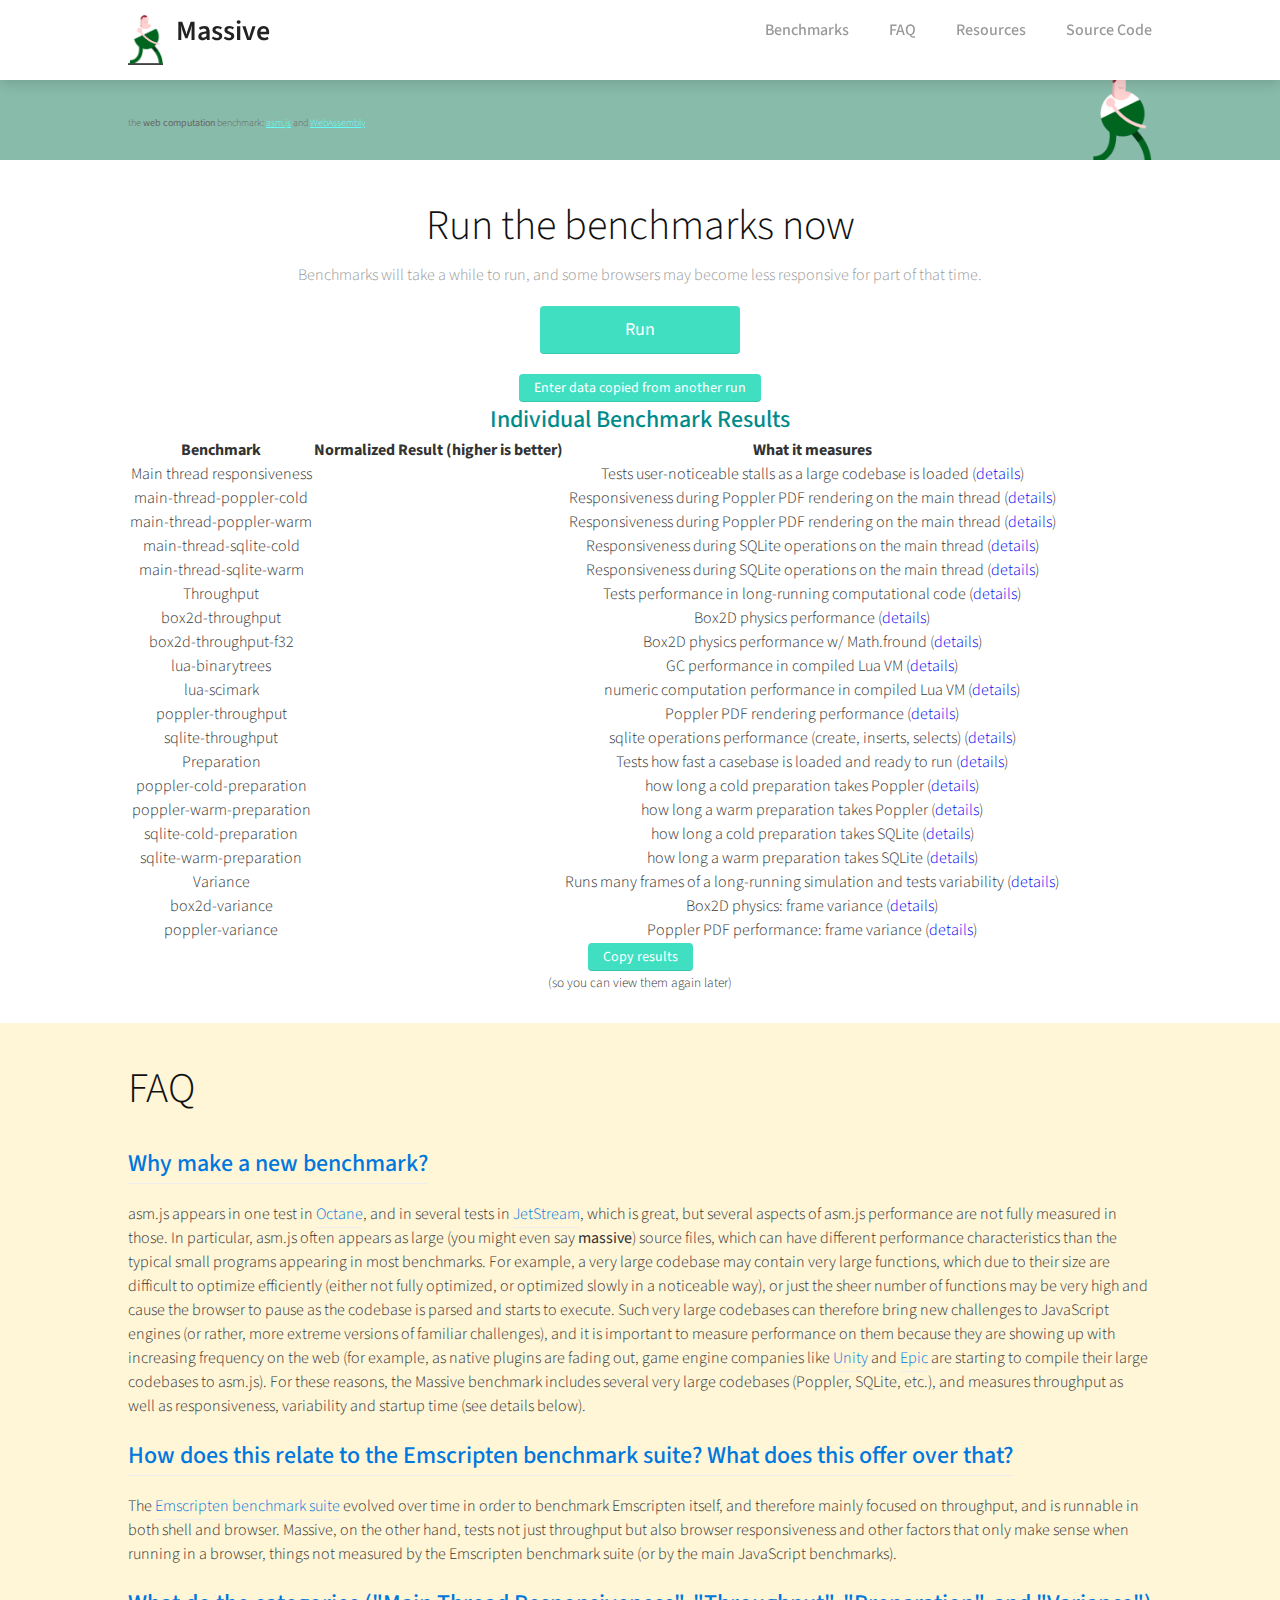
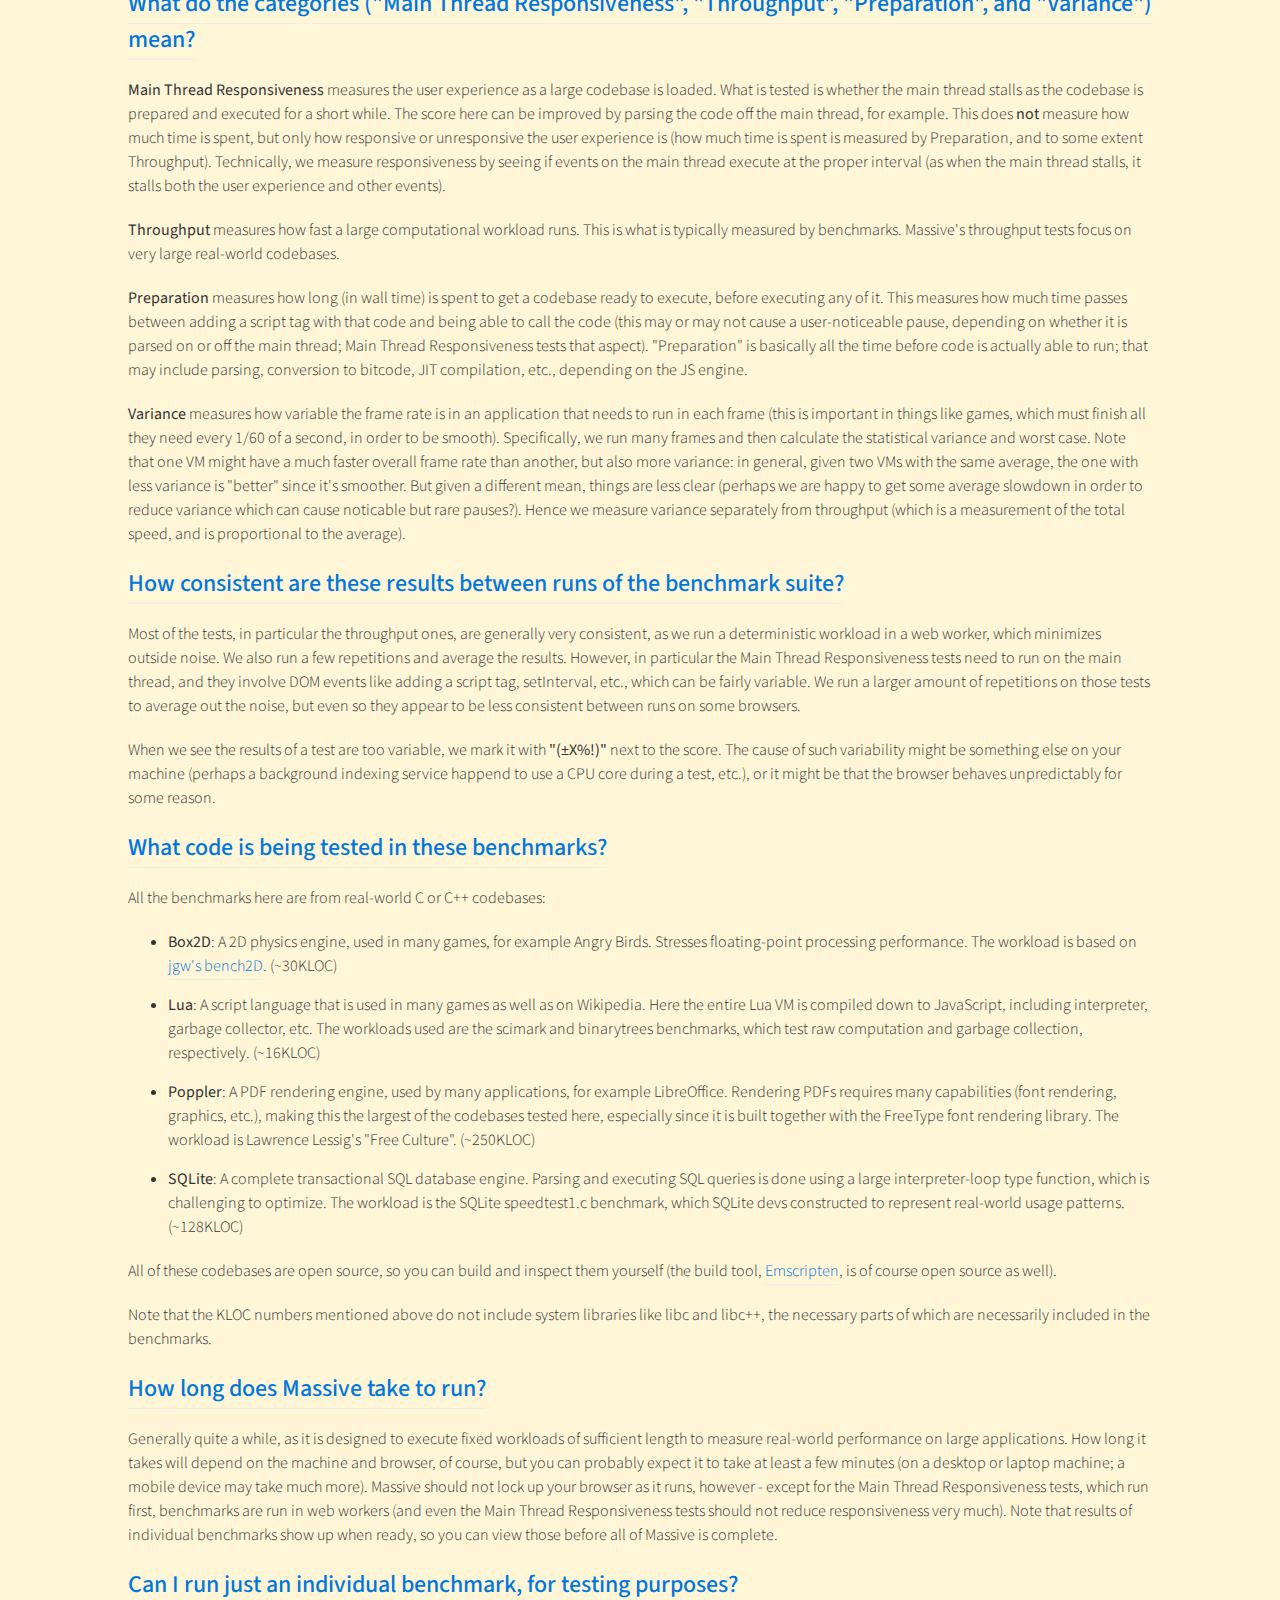
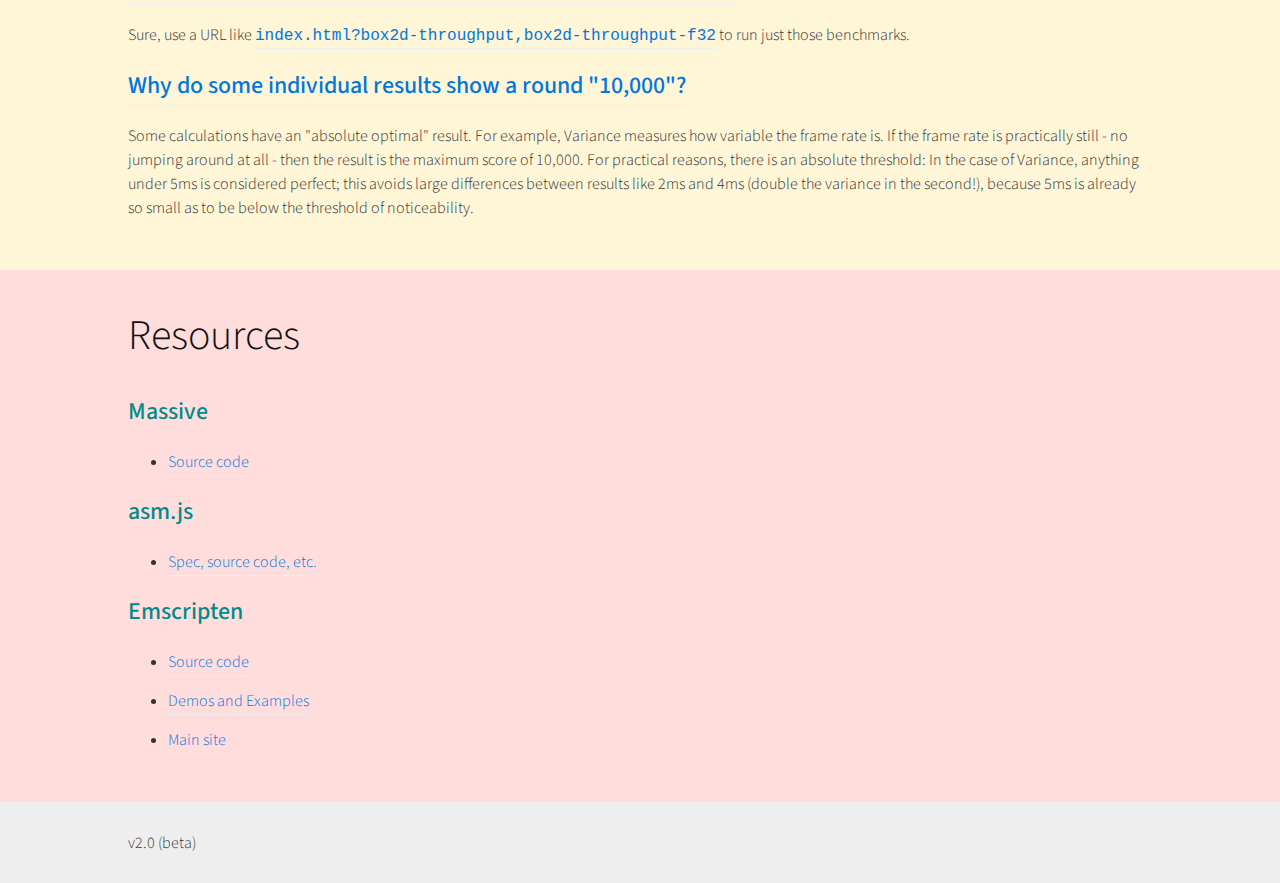
<file: index.html>
<!DOCTYPE html>
<html lang="en">
  <head>
    <meta charset="utf-8">
    <title>MASSIVE - the web computation benchmark</title>
    <meta aria-hidden="true" class="section-anchor" name="viewport" content="width=device-width, initial-scale=1.0">
    <meta aria-hidden="true" class="section-anchor" name="description" content="">
    <meta aria-hidden="true" class="section-anchor" name="author" content="">
    <!-- Le styles -->
    <link href="https://fonts.googleapis.com/css?family=Source+Sans+Pro:300,400,700" rel="stylesheet" type="text/css">
    <link href="css/main.css" rel="stylesheet">
  </head>
  <body>
    <header class="header">
      <div class="wrap flex">
        <a href="" class="logo flex flex-1">
          <big class="massive flex vcentre">Massive</big>
        </a>
        <nav class="flex">
          <a href="#benchmarks" class="flex vcentre">Benchmarks</a>
          <a href="#faq" class="flex vcentre">FAQ</a>
          <a href="#resources" class="flex vcentre">Resources</a>
          <a href="https://github.com/kripken/Massive" class="flex vcentre">Source Code</a>
        </nav>
      </div>
    </header>
    <masthead id="intro" class="masthead-intro">
      <div class="wrap wrap-juicy wrap-dark">
        <big class="slogan">the <b>web computation</b> benchmark: <a href="http://asmjs.org">asm.js</a> and <a href="https://webassembly.github.io/">WebAssembly</a></big>
      </div>
    </masthead>
    <section id="benchmarks" class="benchmarks">
      <div class="wrap wrap-juicy wrap-light wrap-centre">
        <h2>Run the benchmarks now</h2>
        <p>Benchmarks will take a while to run, and some browsers may become less responsive for part of that time.</p>
        <p><a class="btn btn-cta btn-run" id="btn-run">Run</a></p>
        <p><button type="button" class="btn btn-paste" id="btn-paste">Enter data copied from another run</button></p>

        <div id="above-results-area"></div>
        <div class="hidden results-area" id="results-area">
          <div class="toggly visible presentation-area" id="presentation-area"></div>
          <h3>Individual Benchmark Results</h3>
          <table class="table-bordered table-striped">
            <thead>
              <tr>
                <th>Benchmark</th>
                <th>Normalized Result (higher is better)</th>
                <th>What it measures</th>
              </tr>
            </thead>
            <tbody id="table-body">
            </tbody>
          </table>
          <div class="hidden" id="copy-results">
            <button type="button" class="btn btn-copy" id="btn-copy">Copy results</button><br>
            <small>(so you can view them again later)</small>
          </div>
        </div>
      </div>
    </section>
    <section id="faq" class="faq">
      <div class="wrap wrap-juicy prose">
        <h2>FAQ</h2>
        <h3 class="section-heading"><a aria-hidden="true" class="section-anchor" name="faq-why_make_a_new_benchmark" href="#faq-why_make_a_new_benchmark">Why make a new benchmark?</a></h3>
        <div class="answer">
          <p>asm.js appears in one test in <a href="https://developers.google.com/octane/">Octane</a>, and in several
           tests in <a href="http://browserbench.org/JetStream/">JetStream</a>, which is great, but several aspects of asm.js performance are
           not fully measured in those. In particular, asm.js
           often appears as large (you might even say <b>massive</b>) source files, which can have different performance characteristics than the typical
           small programs appearing in most benchmarks. For example, a very large codebase may contain very large functions,
           which due to their size are difficult to optimize efficiently (either not fully optimized, or optimized slowly in a noticeable way),
           or just the sheer number of functions may be very high and cause the browser to pause as the codebase is parsed and starts to execute.
           Such very large codebases can therefore bring new challenges to JavaScript engines (or rather, more extreme versions of familiar challenges),
           and it is important to measure performance on them because they are showing up with increasing frequency on the web (for example,
           as native plugins are fading out, game engine companies like <a href="http://unity3d.com/">Unity</a> and
           <a href="http://unrealengine.com/">Epic</a> are starting to compile their large codebases to asm.js).
           For these reasons, the Massive benchmark includes several very large codebases (Poppler, SQLite, etc.), and measures throughput as well as
           responsiveness, variability and startup time (see details below).</p>
        </div>
        <h3 class="section-heading"><a aria-hidden="true" class="section-anchor" name="faq-how_does_this_relate_to_Emscripten" href="#faq-how_does_this_relate_to_Emscripten">How does this relate to the Emscripten benchmark suite? What does this offer over that?</a></h3>
        <div class="answer">
          <p>The <a href="http://kripken.github.io/embenchen/">Emscripten benchmark suite</a> evolved over time in order
           to benchmark Emscripten itself, and therefore mainly focused on throughput, and is runnable in both shell and
           browser. Massive, on the other hand, tests not just
           throughput but also browser responsiveness and other factors that only make sense when running in a browser, things
           not measured by the Emscripten benchmark suite (or by the main JavaScript benchmarks).</p>
        </div>
        <a aria-hidden="true" name="faq-explanations"></a>
        <h3 class="section-heading"><a aria-hidden="true" class="section-anchor" name="faq-what_do_the_categories_mean" href="#faq-what_do_the_categories_mean">What do the categories ("Main Thread Responsiveness", "Throughput", "Preparation", and "Variance") mean?</a></h3>
        <div class="answer">
          <p><b>Main Thread Responsiveness</b> measures the user experience as a large codebase is loaded. What is tested is whether
           the main thread stalls as the codebase is prepared and executed for a short while. The score here can be improved
           by parsing the code off the main thread, for example. This does <b>not</b> measure how much time is spent,
           but only how responsive or unresponsive the user experience is (how much time is spent is measured by
           Preparation, and to some extent Throughput). Technically, we measure responsiveness by seeing if events on
           the main thread execute at the proper interval (as when the main thread stalls, it stalls both the user
           experience and other events).</p>
          <p><b>Throughput</b> measures how fast a large computational workload runs. This is what is typically measured by
           benchmarks. Massive's throughput tests focus on very large real-world codebases.</p>
          <p><b>Preparation</b> measures how long (in wall time) is spent to get a codebase ready to execute, before
           executing any of it. This measures how much
           time passes between adding a script tag with that code and being able to call the code (this may or may not
           cause a user-noticeable pause, depending on whether it is parsed on or off the main thread; Main Thread Responsiveness
           tests that aspect). "Preparation" is basically all the time before code is actually able to run; that may include
           parsing, conversion to bitcode, JIT compilation, etc., depending on the JS engine.</p>
          <p><b>Variance</b> measures how variable the frame rate is in an application that needs to run in each frame
           (this is important in things like games, which must finish all they need every 1/60 of a second, in order to be
           smooth). Specifically, we run many frames and then calculate the statistical variance and worst case. Note that
           one VM might have a much faster overall frame rate than another, but also more variance: in general, given two
           VMs with the same average, the one with less variance is "better" since it's smoother. But given a different mean,
           things are less clear (perhaps we are happy to get some average slowdown in order to reduce variance which can
           cause noticable but rare pauses?). Hence we measure variance separately from throughput (which is a measurement of the total
           speed, and is proportional to the average).</p>
        </div>
        <h3 class="section-heading"><a aria-hidden="true" class="section-anchor" name="faq-how_consistent_are_these_results" href="#faq-how_consistent_are_these_results">How consistent are these results between runs of the benchmark suite?</a></h3>
        <div class="answer">
          <p>Most of the tests, in particular the throughput ones, are generally very consistent, as we run a deterministic workload
           in a web worker, which minimizes outside noise. We also run a few repetitions and average the results. However, in particular
           the Main Thread Responsiveness tests need to run on the main thread, and they involve DOM events like adding a script tag,
           setInterval, etc., which can be fairly variable. We run a larger amount of repetitions on those tests to average out the
           noise, but even so they appear to be less consistent between runs on some browsers.</p>
          <a aria-hidden="true" name="faq-toovariable"></a>
          <p>When we see the results of a test are too variable, we mark it with <b>"(±X%!)"</b> next to the score. The cause of such variability
            might be something else on your machine (perhaps a background indexing service happend to use a CPU core during a test, etc.),
            or it might be that the browser behaves unpredictably for some reason.</p>
        </div>
        <h3 class="section-heading"><a aria-hidden="true" class="section-anchor" name="faq-what_code_is_being_tested" href="#faq-what_code_is_being_tested">What code is being tested in these benchmarks?</a></h3>
        <div class="answer">
          <p>All the benchmarks here are from real-world C or C++ codebases:</p>
          <ul>
            <li><b>Box2D</b>: A 2D physics engine, used in many games, for example Angry Birds. Stresses
                              floating-point processing performance. The workload is based on
                              <a href="https://github.com/joelgwebber/bench2d/">jgw's bench2D</a>. (~30KLOC)</li>
            <li><b>Lua</b>: A script language that is used in many games as well as on Wikipedia. Here the
                            entire Lua VM is compiled down to JavaScript, including interpreter, garbage
                            collector, etc. The workloads used are the scimark and binarytrees benchmarks,
                            which test raw computation and garbage collection, respectively. (~16KLOC)</li>
            <li><b>Poppler</b>: A PDF rendering engine, used by many applications, for example LibreOffice.
                                Rendering PDFs requires many capabilities (font rendering, graphics, etc.),
                                making this the largest of the codebases tested here, especially since it is
                                built together with the FreeType font rendering library. The workload is
                                Lawrence Lessig's "Free Culture". (~250KLOC)</li>
            <li><b>SQLite</b>: A complete transactional SQL database engine. Parsing and executing SQL
                               queries is done using a large interpreter-loop type function, which is
                               challenging to optimize. The workload is the SQLite speedtest1.c benchmark,
                               which SQLite devs constructed to represent real-world usage patterns. (~128KLOC)</li>
          </ul>
          <p>All of these codebases are open source, so you can build and inspect them yourself (the build
          tool, <a href="http://emscripten.org">Emscripten</a>, is of course open source as well).</p>
          <p>Note that the KLOC numbers mentioned above do not include system libraries like libc and libc++,
             the necessary parts of which are necessarily included in the benchmarks.</p>
        </div>
        <h3 class="section-heading"><a aria-hidden="true" class="section-anchor" name="faq-how_long_does_Massive_take_to_run" href="#faq-how_long_does_Massive_take_to_run">How long does Massive take to run?</a></h3>
        <div class="answer">
          <p>Generally quite a while, as it is designed to execute fixed workloads of sufficient length to
           measure real-world performance on large applications. How long it takes will depend on the machine and
           browser, of course, but you can probably expect it to take at least a few minutes (on a desktop or laptop
           machine; a mobile device may take much more). Massive should not lock up your
           browser as it runs, however - except for the Main Thread Responsiveness tests, which run first, benchmarks
           are run in web workers (and even the Main Thread Responsiveness tests should not reduce responsiveness
           very much). Note that results of individual benchmarks show up when ready, so you can view those
           before all of Massive is complete.</p>
        </div>

        <h3 class="section-heading"><a aria-hidden="true" class="section-anchor" name="faq-can_I_run_just_an_individual_benchmark" href="#faq-can_I_run_just_an_individual_benchmark">Can I run just an individual benchmark, for testing purposes?</a></h3>
        <div class="answer">
          <p>Sure, use a URL like <a href="index.html?box2d-throughput,box2d-throughput-f32"><code>index.html?box2d-throughput,box2d-throughput-f32</code></a> to run just those benchmarks.</p>
        </div>

        <h3 class="section-heading"><a aria-hidden="true" class="section-anchor" name="faq-10000" href="#faq-10000">Why do some individual results show a round "10,000"?</a></h3>
        <div class="answer">
          <p>Some calculations have an "absolute optimal" result. For example, Variance measures how variable the frame rate is. If the frame rate is practically still - no jumping around at all - then the result is the maximum score of 10,000. For practical reasons, there is an absolute threshold: In the case of Variance, anything under 5ms is considered perfect; this avoids large differences between results like 2ms and 4ms (double the variance in the second!), because 5ms is already so small as to be below the threshold of noticeability.</p>
        </div>
      </div>
    </section>
    <section id="resources" class="resources">
      <div class="wrap wrap-juicy prose">
        <h2>Resources</h2>
        <h3>Massive</a></h3>
        <ul>
          <li><a href="https://github.com/kripken/Massive">Source code</a></li>
        </ul>

        <h3>asm.js</a></h3>
        <ul>
          <li><a href="http://asmjs.org/">Spec, source code, etc.</a></li>
        </ul>

        <h3>Emscripten</a></h3>
        <ul>
          <li><a href="https://github.com/kripken/emscripten">Source code</a></li>
          <li><a href="https://github.com/kripken/emscripten/wiki/Porting-Examples-and-Demos">Demos and Examples</a></li>
          <li><a href="http://emscripten.org">Main site</a></li>
        </ul>
      </div>
    </section>
    <footer id="footer" class="footer">
      <div class="wrap wrap-juicy">
        <p>v2.0 (beta)</p>
      </div>
    </footer>
    <script src="driver.js"></script>
  </body>
</html>
</file>
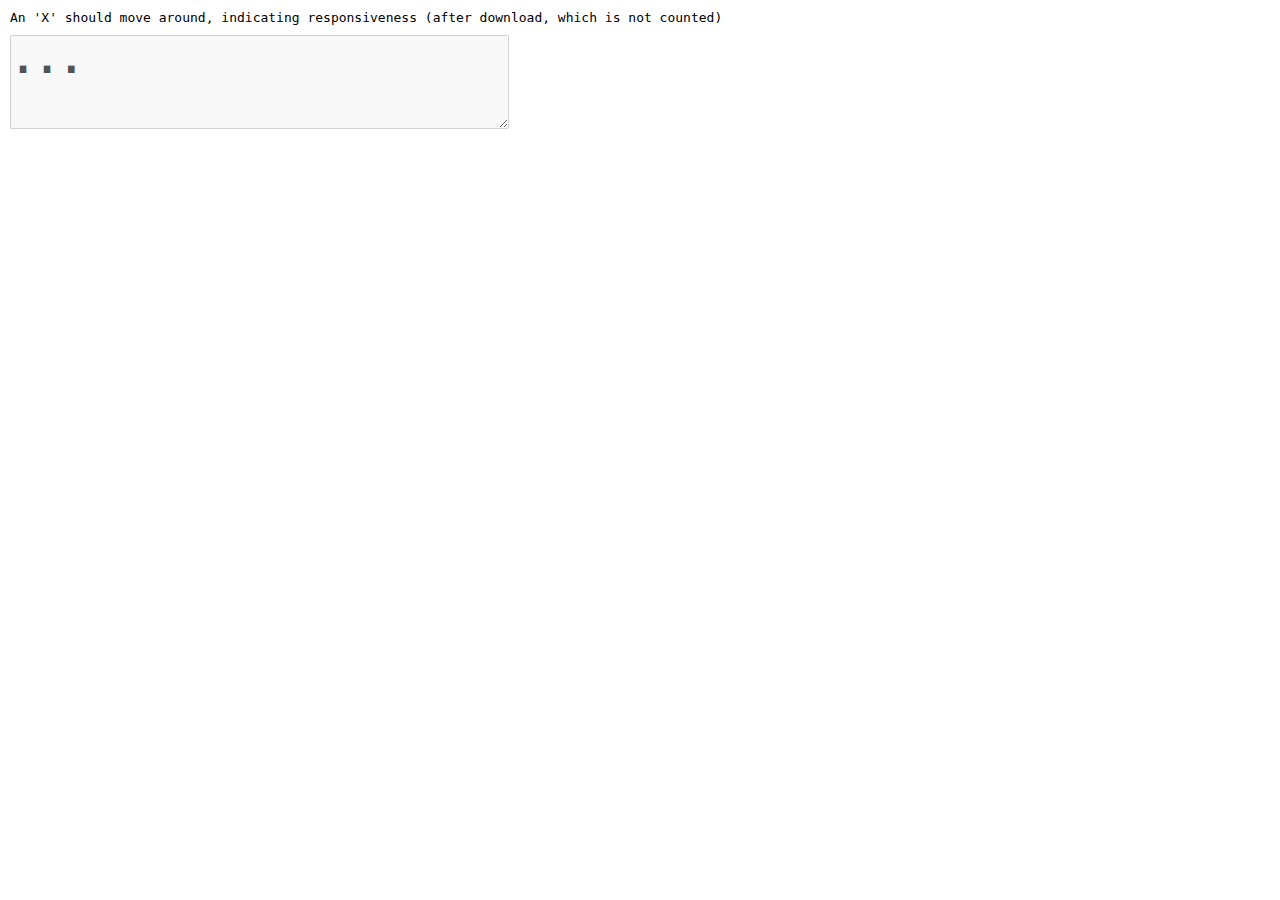
<file: responsiveness.html>
<!doctype html>
<html lang="en-us">
  <head>
    <meta charset="utf-8">
    <meta http-equiv="Content-Type" content="text/html; charset=utf-8">
    <title>Emscripten-Generated Code</title>
    <style>
      * { margin: 0; padding: 0; }
      body { font-family: monospace; padding: 10px; }
      p { margin-bottom: 10px; }
      textarea { font: inherit; font-size: 30pt; font-weight: bold; }
      .emscripten { display: block; padding-right: 0; margin: 0 auto; }
      textarea.emscripten { width: 80%; }
      div.emscripten { text-align: center; }
      div.emscripten_border { border: 1px solid black; }
      /* the canvas *must not* have any border or padding, or mouse coords will be wrong */
      canvas.emscripten { border: 0px none; }
    </style>
  </head>
  <body>
    <p>An 'X' should move around, indicating responsiveness (after download, which is not counted)</p>
    <textarea id="spinner" cols="20" maxlength="20" disabled>...</textarea>
    <div class="emscripten">
      <progress value="0" max="100" id="progress" hidden></progress>
    </div>
    <div style="display:none">
      <div class="emscripten_border">
        <canvas class="emscripten" id="canvas" oncontextmenu="event.preventDefault()"></canvas>
      </div>
      <div class="emscripten">
        <input type="checkbox" id="resize">Resize canvas
        <input type="checkbox" id="pointerLock" checked>Lock/hide mouse pointer
        &nbsp;&nbsp;&nbsp;
        <input type="button" value="Fullscreen" onclick="Module.requestFullScreen(document.getElementById('pointerLock').checked,
                                                                                  document.getElementById('resize').checked)">
      </div>
      <textarea class="emscripten" id="output" rows="8"></textarea>
      <hr>
    </div>
    <script type='text/javascript'>
      var progressElement = document.getElementById('progress');

      var Module = {
        preRun: [],
        postRun: [],
        print: (function() {
          var element = document.getElementById('output');
          element.value = ''; // clear browser cache
          return function(text) {
            text = Array.prototype.slice.call(arguments).join(' ');
            // These replacements are necessary if you render to raw HTML
            //text = text.replace(/&/g, "&amp;");
            //text = text.replace(/</g, "&lt;");
            //text = text.replace(/>/g, "&gt;");
            //text = text.replace('\n', '<br>', 'g');
            element.value += text + "\n";
            element.scrollTop = element.scrollHeight; // focus on bottom
          };
        })(),
        printErr: function(text) {
          text = Array.prototype.slice.call(arguments).join(' ');
          if (0) { // XXX disabled for safety typeof dump == 'function') {
            dump(text + '\n'); // fast, straight to the real console
          } else {
            console.log(text);
          }
        },
        canvas: document.getElementById('canvas'),
        totalDependencies: 0,
        monitorRunDependencies: function(left) {
          this.totalDependencies = Math.max(this.totalDependencies, left);
        }
      };
    </script>
    <script>
      var spinnerElement = document.getElementById('spinner');
      var counter = 0;
      var lastTime = 0, total = 0;

      function noticeFrame() {
        var now = Date.now();
        if (lastTime) {
          var curr = Math.max(0, now - lastTime - 1000/30); // measure positive deviations from 1/30 frame rates, minimal that looks ok
          //console.log('noticeFrame ' + [Math.round(now - lastTime), total]);
          total += curr;
        }
        lastTime = now;
        var spin = ' ';
        for (var i = 0; i < Math.abs(counter); i++) {
          spin += ' ';
        }
        spinnerElement.value = spin + 'X';
        counter++;
        if (counter === 17) counter *= -1;
      }

      window.onmessage = function(event) {
        var params = event.data;
        var parentWindow = event.source;

        Module.arguments = params.arguments;
        var cold = params.cold;
        var url = params.url;
        var data = params.data;
        var prints = params.prints;
        var evil = params.evil;

        var interval;
        var startTime = -Infinity;

        function finish() {
          noticeFrame(); // see the last frame before we quit
          clearInterval(interval);

          if (evil) {
            // execute code, and add that to main thread pause time
            var start = Date.now();
            eval(evil);
            var diff = Date.now() - start;
            total += diff;
            console.log('evil eval time: ' + diff);
          }

          Module.print = function(){};
          if (cleanup) cleanup();
          var output = { benchmark: event.benchmark, mainThread: total, walltime: Date.now() - startTime, text: printBuffer }
          //alert(JSON.stringify(output));
          parentWindow.postMessage(output, event.origin);
          if (Module.pauseMainLoop) Module.pauseMainLoop();
        }

        var oldPrint = Module.print;
        var printBuffer = '';
        Module.print = function(x) {
          printBuffer += x + ' | ';
          oldPrint(x);
          // see when the run is over
          if (--prints === 0) {
            finish();
          }
        };

        if (cold) {
          // Load a large asm.js file asynchronously. We could just use a <script async> here, but then code caching
          // might lead to immediate startup, without us getting a chance to check responsiveness during actual
          // compilation. So we modify some text and use a blob url, to ensure it is something not in the cache.

          // First, get the source and modify it
          var xhr = new XMLHttpRequest();
          xhr.open('GET', url, false);
          xhr.send(null);
          var code = xhr.responseText.replace('"use asm";', '"use asm";' + 'var RANDOM_DOGE=' + Math.random() + ';'); // randomize to avoid caching
          code = code.replace("'use asm';", "'use asm';" + 'var RANDOM_DOGE=' + Math.random() + ';'); // randomize to avoid caching
          if (code === xhr.responseText) throw 'failed to modify code' + typeof xhr.responseText;
          var blob = new Blob([code]);
          var src = URL.createObjectURL(blob);
          var cleanup = function() {
            URL.revokeObjectURL(script.src);
          };
        } else {
          // warm, XXX assumes previous runs
          src = url;
        }
        var script = document.createElement('script');

        function runBenchmark() {
          startTime = Date.now();
          if (prints === 0) {
            script.onload = function() {
              finish();
            };
          }
          script.src = src;
          noticeFrame(); // start looking at responsiveness right now
          interval = setInterval(noticeFrame, 1000/60);
          document.body.appendChild(script);
        }

        if (data) {
          // fetch data
          xhr = new XMLHttpRequest();
          xhr.open('GET', data.url, true);
          xhr.responseType = 'arraybuffer';
          xhr.onload = function () {
            if (xhr.status == 200 || (xhr.status == 0 && xhr.response)) { // file URLs can return 0
              var response = new Uint8Array(xhr.response);
              Module.preRun = [function() {
                FS.createDataFile('/', data.filename, response, true, false);
              }];
              runBenchmark();
            } else {
              alert('not good');
            }
          };
          xhr.send(null);
        } else {
          runBenchmark();
        }
      };
    </script>
  </body>
</html>
</file>
<file: css/main.css>
* {
  -moz-box-sizing: border-box;
  -webkit-box-sizing: border-box;
  box-sizing: border-box;
  margin: 0;
  padding: 0;
}

a:not([href]) {
  cursor: pointer;
}

.hideme {
  text-indent: -9999px;
}

html, body {
  height: 100%;
}

body {
  background: #fff;
  color: #333;
  font: 16px "Source Sans Pro", sans-serif;
}

h1, h2, h3, h4, h5, h6 {
  font-size: 100%;
}

h1 {
  font-size: 32px;
}

h2 {
  color: #111;
  font-size: 42px;
  font-weight: 300;
  line-height: 1.75;
}

h3 {
  color: darkcyan;
  font-size: 24px;
  font-weight: 500;
}

.prose {
  line-height: 1.5;
}

.prose h2,
.prose h3,
.prose p {
  margin: 20px 0;
}

.prose h2:first-child,
.prose p:first-child {
  margin-top: 0;
}

.prose ul {
  margin: 0 0 20px 40px;
}

.prose li + li {
  margin-top: 15px;
}

p + p {
  margin-top: 20px;
}

a {
  text-decoration: none;
  transition: border-bottom .05s ease-in-out, color .05s ease-in-out;
}

.prose a {
  border-bottom: 1px solid #eee;
  padding-bottom: 2px;
}

.prose a:link {
  color: #07d;
}

.prose a:active {
  border-bottom-color: #fed;
  color: #f81;
}

.prose a:hover {
  border-bottom-color: #9cf;
  color: #0ae;
}

.prose a:visited {
  color: #95b;
}

@media (max-width: 320px) {
  body {
    padding: 0;
  }
}

.flex {
  /* Vertically centre with old flexbox */
  display: -webkit-box;   /* iOS 6-, Safari 3.1-6 */
  display: -moz-box;      /* Firefox 19- (buggy but mostly works) */
  display: -ms-flexbox;   /* IE 10 */
  display: -webkit-flex;  /* Chrome */
  display: flex;          /* Opera 12.1, Firefox 20+ */
}

.vcentre {
  /* Vertically centre with old flexbox */
  -webkit-align-items: center;
  -moz-box-align: center;
  -webkit-box-align: center;
  -ms-flex-align: center;

  /* Vertically centre with new flexbox */
  align-items: center;
}

.header {
  background: #fff;
  box-shadow: 0 3px 13px 0 rgba(2,3,3,.15);
  /*background: #4481e3;*/
  height: 80px;

  position: fixed;
  top: 0;
  z-index: 1;
  left: 0;
  right: 0;
}

.header + * {
  margin-top: 80px;
}

nav {
  flex-direction: row;
  flex-wrap: wrap;
  justify-content: space-between;
  align-content: stretch;
  align-items: stretch;
}

nav a {
  border: 0;
  color: #999;
  font-size: 16px;
  font-weight: 500;
  padding: 0 20px;
}

nav a:last-child {
  padding-right: 0;
}

nav a:hover {
  color: #2b8;
}

[data-hash="#benchmarks"] a[href="#benchmarks"],
[data-hash="#faq"] a[href="#faq"],
[data-hash="#resources"] a[href="#resources"] {
  color: #286;
  font-weight: 600;
}

a.logo {
  /*background: yellow;*/
  border: 0;
  color: #222;
  flex: 1;

  padding: 15px 0 15px 50px;

  flex-direction: column;
  justify-content: space-between;
  align-content: stretch;
  align-items: stretch;

  position: relative;
}

a.logo:before {
  background: url(../img/logo.png) no-repeat;
  background-size: contain;
  content: "";
  left: 0;
  min-height: 50px;
  position: absolute;
  width: 50px;
}

.mozilla {
  background: url(../img/mozilla.svg) no-repeat;
  background-size: contain;
  display: block;
  height: 12px;
  width: 60px;
}

.massive {
  display: block;
  font-size: 28px;
  font-weight: 600;
  line-height: 28px;
  padding-top: 2px;
  position: relative;
  left: -2px;
}

.slogan {
  color: #666;
  display: block;
  font-size: 10px;
  font-style: normal;
  padding-top: 6px;
}

masthead {
  background: #8ba;
  color: #fff;
  display: block;
}

masthead a {
  color: #6ff;
  text-decoration: underline;
}

masthead a:hover {
  color: #cff;
}

.masthead-intro .wrap {
  background-position: 100% 50%;
  background-image: url(../img/logo.png);
  background-size: auto 90px;
}

.wrap {
  /*background: orange;*/
  background-repeat: no-repeat;
  font-weight: 300;
  margin: 0 auto;
  max-width: 1200px;
  width: 80%;
}

.wrap-juicy {
  padding: 30px 0;
}

.wrap-centre {
  text-align: center;
}

.wrap-dark p {
  color: #eee;
}

.wrap-light p {
  color: #999;
}

input, button, textarea {
  font-family: inherit;
}

.btn {
  background: #40dfc2;
  border: 0;
  border-radius: 4px;
  box-shadow: inset 0 -1px 0 rgba(0,0,0,.1);
  color: #fff;
  cursor: pointer;
  display: inline-block;
  font: 400 14px/24px "Source Sans Pro", sans-serif;
  min-width: 80px;
  padding: 2px 15px;
  text-align: center;
}
.btn:hover {
  background: #1ba088;
}
.btn.disabled,
.btn[disabled] {
  background: #9b9b9b;
  cursor: not-allowed;
}
.btn.disabled:hover,
.btn[disabled]:hover {
  background: #656565;
}
.btn-cta {
  font-size: 18px;
  line-height: 28px;
  min-width: 200px;
  padding: 10px 15px;
}
.btn:hover {
  box-shadow: inset 0 -1px 0 rgba(0,0,0,.35);
  text-decoration: none;
}
.btn:focus {
  box-shadow: 0 0 10px rgba(55,55,55,.75) inset;
  color: rgba(255,255,255,.75);
}
.btn-small {
  font-size: 10px;
}
.btn-medium {
  font-size: 14px;
  line-height: 1.85;
  padding-left: 15px;
  padding-right: 15px;
}
.btn.btn-round {
  border-radius: 20px;
}

/* Active */
.btn-cta:active {
  background:red;
}

.btn:active,
.btn-active,
.btn-active:hover {
  background: #ddd;
  border: none;
  box-shadow: 0 2px 4px rgba(0,0,0,.4) inset;
  color: #555;
  filter: none;
  text-shadow: 0 1px 0 rgba(255,255,255,.8);
}

/* Full */
.btn-full {
  width: 100%;
}
.btn-inline {
  display: inline-block;
}

.benchmarks,
.faq,
.resources {
  margin-top: -80px;
  padding-top: 80px;
}

.benchmarks {
}

.faq {
  background: #fff5d7;
  background-clip: content-box;
}

.resources {
  background: #fdd;
  background-clip: content-box;
}

.footer {
  background: #eee;
}
</file>
